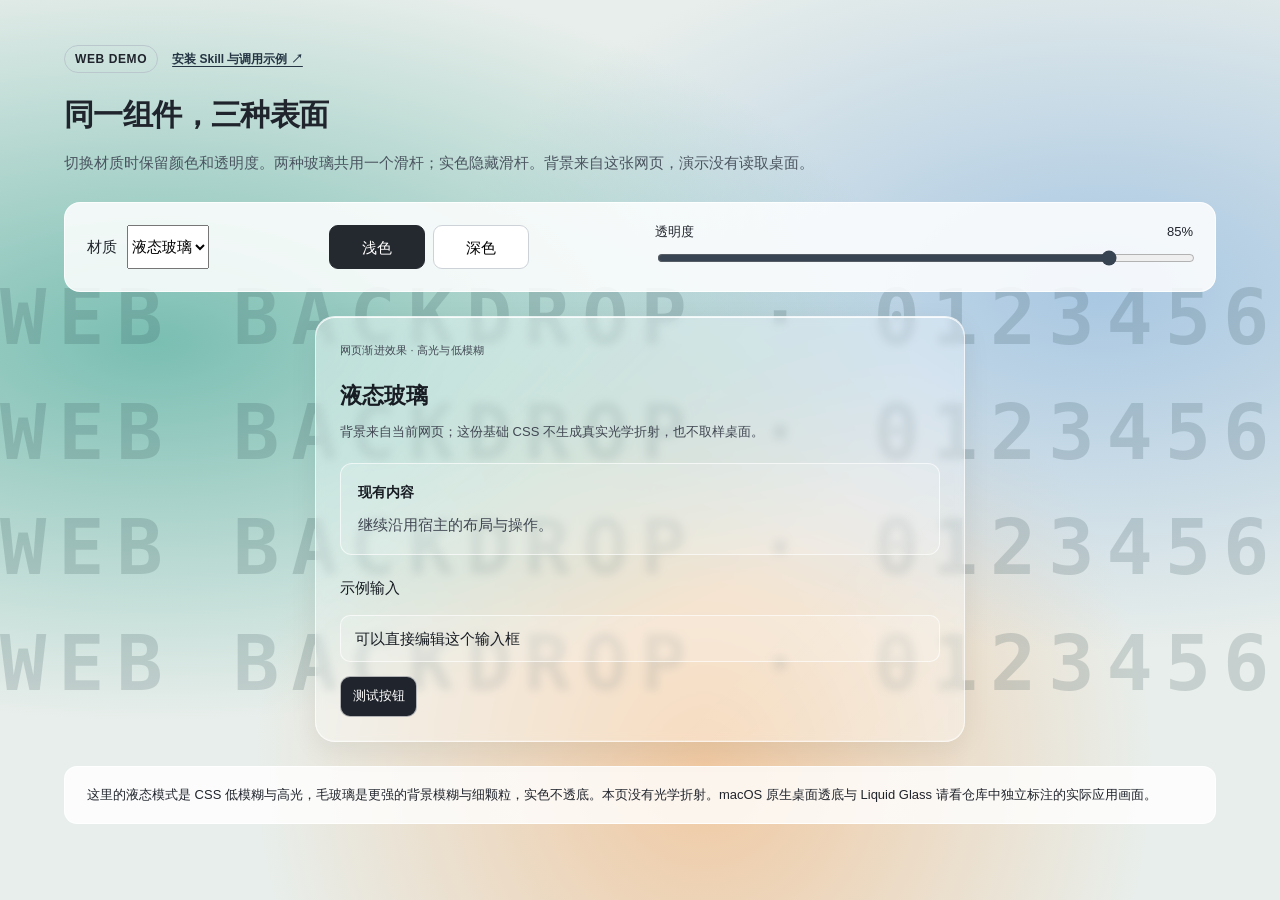
<file: index.html>
<!doctype html>
<html lang="zh-CN">
<head>
  <meta charset="utf-8">
  <meta name="viewport" content="width=device-width, initial-scale=1">
  <meta http-equiv="refresh" content="0; url=./assets/web/demo.html">
  <title>Glass UI · 在线演示</title>
  <link rel="canonical" href="https://yemin11238.github.io/glass-ui/assets/web/demo.html">
</head>
<body><p><a href="./assets/web/demo.html">打开 Glass UI 网页内玻璃演示</a></p></body>
</html>
</file>
<file: assets/web/glass.css>
/* Scoped web materials. Backdrop filters sample this web page, not the desktop. */
.glass-scope {
  --_glass-rgb: var(--glass-light-rgb, 255 255 255);
  --_glass-min-fill: var(--glass-light-min-fill, .24);
  --_glass-fill: calc(var(--_glass-min-fill) + (1 - var(--_glass-min-fill)) * (1 - var(--glass-transparency, .85)));
  --_glass-line: rgb(255 255 255 / .65);
  --_glass-field: rgb(255 255 255 / .16);
  --_glass-button: #20242c;
  --_glass-button-ink: #fff;
  --_glass-focus: var(--glass-focus-ring, #273447);
  color: var(--glass-light-ink, #181c23);
  position: relative;
  border: 1px solid var(--_glass-line);
  border-radius: var(--glass-radius, 20px);
  background-color: rgb(var(--_glass-rgb) / var(--_glass-fill));
  box-shadow: var(--glass-shadow, 0 8px 28px rgb(20 25 35 / .07)), inset 0 1px 0 rgb(255 255 255 / .6);
  /* Keep a component's color-scheme from introducing an opaque canvas. */
  color-scheme: normal;
}
.glass-scope:is([data-glass-mode="liquid"], [data-glass-mode="frosted"])[data-glass-tone="dark"] {
  --_glass-rgb: var(--glass-dark-rgb, 24 26 30);
  --_glass-min-fill: var(--glass-dark-min-fill, .68);
  --_glass-line: rgb(255 255 255 / .18);
  --_glass-field: rgb(255 255 255 / .07);
  --_glass-button: #f1f3f6;
  --_glass-button-ink: #24272d;
  --_glass-focus: var(--glass-focus-ring, #f3f6fc);
  color: var(--glass-dark-ink, #fafbfc);
}
.glass-scope[data-glass-mode="liquid"] {
  backdrop-filter: blur(var(--glass-liquid-blur, 4px)) saturate(var(--glass-saturation, 110%));
  -webkit-backdrop-filter: blur(var(--glass-liquid-blur, 4px)) saturate(var(--glass-saturation, 110%));
  background-image: linear-gradient(135deg, rgb(255 255 255 / .15), transparent 35%, transparent 72%, rgb(255 255 255 / .04));
  box-shadow: var(--glass-shadow, 0 8px 28px rgb(20 25 35 / .07)), inset 0 1px 0 rgb(255 255 255 / .85), inset 0 -1px 0 rgb(255 255 255 / .18);
}
.glass-scope[data-glass-mode="frosted"] {
  /* Transparency never reduces blur strength: diffusion remains distinct. */
  backdrop-filter: blur(var(--glass-frosted-blur, 28px)) saturate(var(--glass-saturation, 110%));
  -webkit-backdrop-filter: blur(var(--glass-frosted-blur, 28px)) saturate(var(--glass-saturation, 110%));
  background-image: url("./frost-noise.svg");
  background-repeat: repeat;
  box-shadow: var(--glass-shadow, 0 8px 28px rgb(20 25 35 / .07)), inset 0 1px 0 rgb(255 255 255 / .3);
}
.glass-scope[data-glass-mode="system"] {
  --_glass-rgb: var(--glass-system-light-rgb, 250 250 251);
  --_glass-fill: 1;
  --_glass-line: #e4e6ea;
  --_glass-field: #fff;
  --_glass-button: #20242c;
  --_glass-button-ink: #fff;
  --_glass-focus: var(--glass-focus-ring, #273447);
  color: var(--glass-light-ink, #181c23);
  background-image: none;
  backdrop-filter: none;
  -webkit-backdrop-filter: none;
  box-shadow: none;
  color-scheme: light;
}
.glass-scope[data-glass-mode="system"]:is([data-solid-theme="dark"], :not([data-solid-theme])[data-system-theme="dark"]) {
  --_glass-rgb: var(--glass-system-dark-rgb, 32 35 41);
  --_glass-line: #41464f;
  --_glass-field: #292d34;
  --_glass-button: #f1f3f6;
  --_glass-button-ink: #24272d;
  --_glass-focus: var(--glass-focus-ring, #f3f6fc);
  color: var(--glass-dark-ink, #fafbfc);
  color-scheme: dark;
}
.glass-scope .glass-muted { color: var(--glass-light-muted, #414752); }
.glass-scope:is([data-glass-mode="liquid"], [data-glass-mode="frosted"])[data-glass-tone="dark"] .glass-muted,
.glass-scope[data-glass-mode="system"]:is([data-solid-theme="dark"], :not([data-solid-theme])[data-system-theme="dark"]) .glass-muted { color: var(--glass-dark-muted, #dde1e8); }
.glass-scope .glass-surface {
  background: var(--_glass-field);
  border: 1px solid var(--_glass-line);
  border-radius: var(--glass-inner-radius, 12px);
  color: inherit;
}
.glass-scope :is(.glass-button, .glass-field) {
  font: inherit;
  color: inherit;
  background: var(--_glass-field);
  border: 1px solid var(--_glass-line);
  border-radius: var(--glass-control-radius, 10px);
  padding: .65em .9em;
}
.glass-scope .glass-button { cursor: pointer; }
.glass-scope .glass-button[data-primary] { background: var(--_glass-button); color: var(--_glass-button-ink); }
.glass-scope .glass-button:disabled { opacity: .5; cursor: default; }
.glass-scope :is(.glass-button, .glass-field):focus-visible { outline: 2px solid var(--_glass-focus); outline-offset: 3px; }
.glass-scope .glass-field { color-scheme: inherit; }
.glass-scope:is([data-glass-mode="liquid"], [data-glass-mode="frosted"])[data-glass-tone="light"] .glass-field { color-scheme: light; }
.glass-scope:is([data-glass-mode="liquid"], [data-glass-mode="frosted"])[data-glass-tone="dark"] .glass-field { color-scheme: dark; }
.glass-scope .glass-field::placeholder { color: inherit; opacity: .72; }
@supports not ((backdrop-filter: blur(1px)) or (-webkit-backdrop-filter: blur(1px))) {
  .glass-scope { --_glass-fill: 1; }
}
@media (prefers-reduced-transparency: reduce) {
  .glass-scope { --_glass-fill: 1; }
}
</file>
